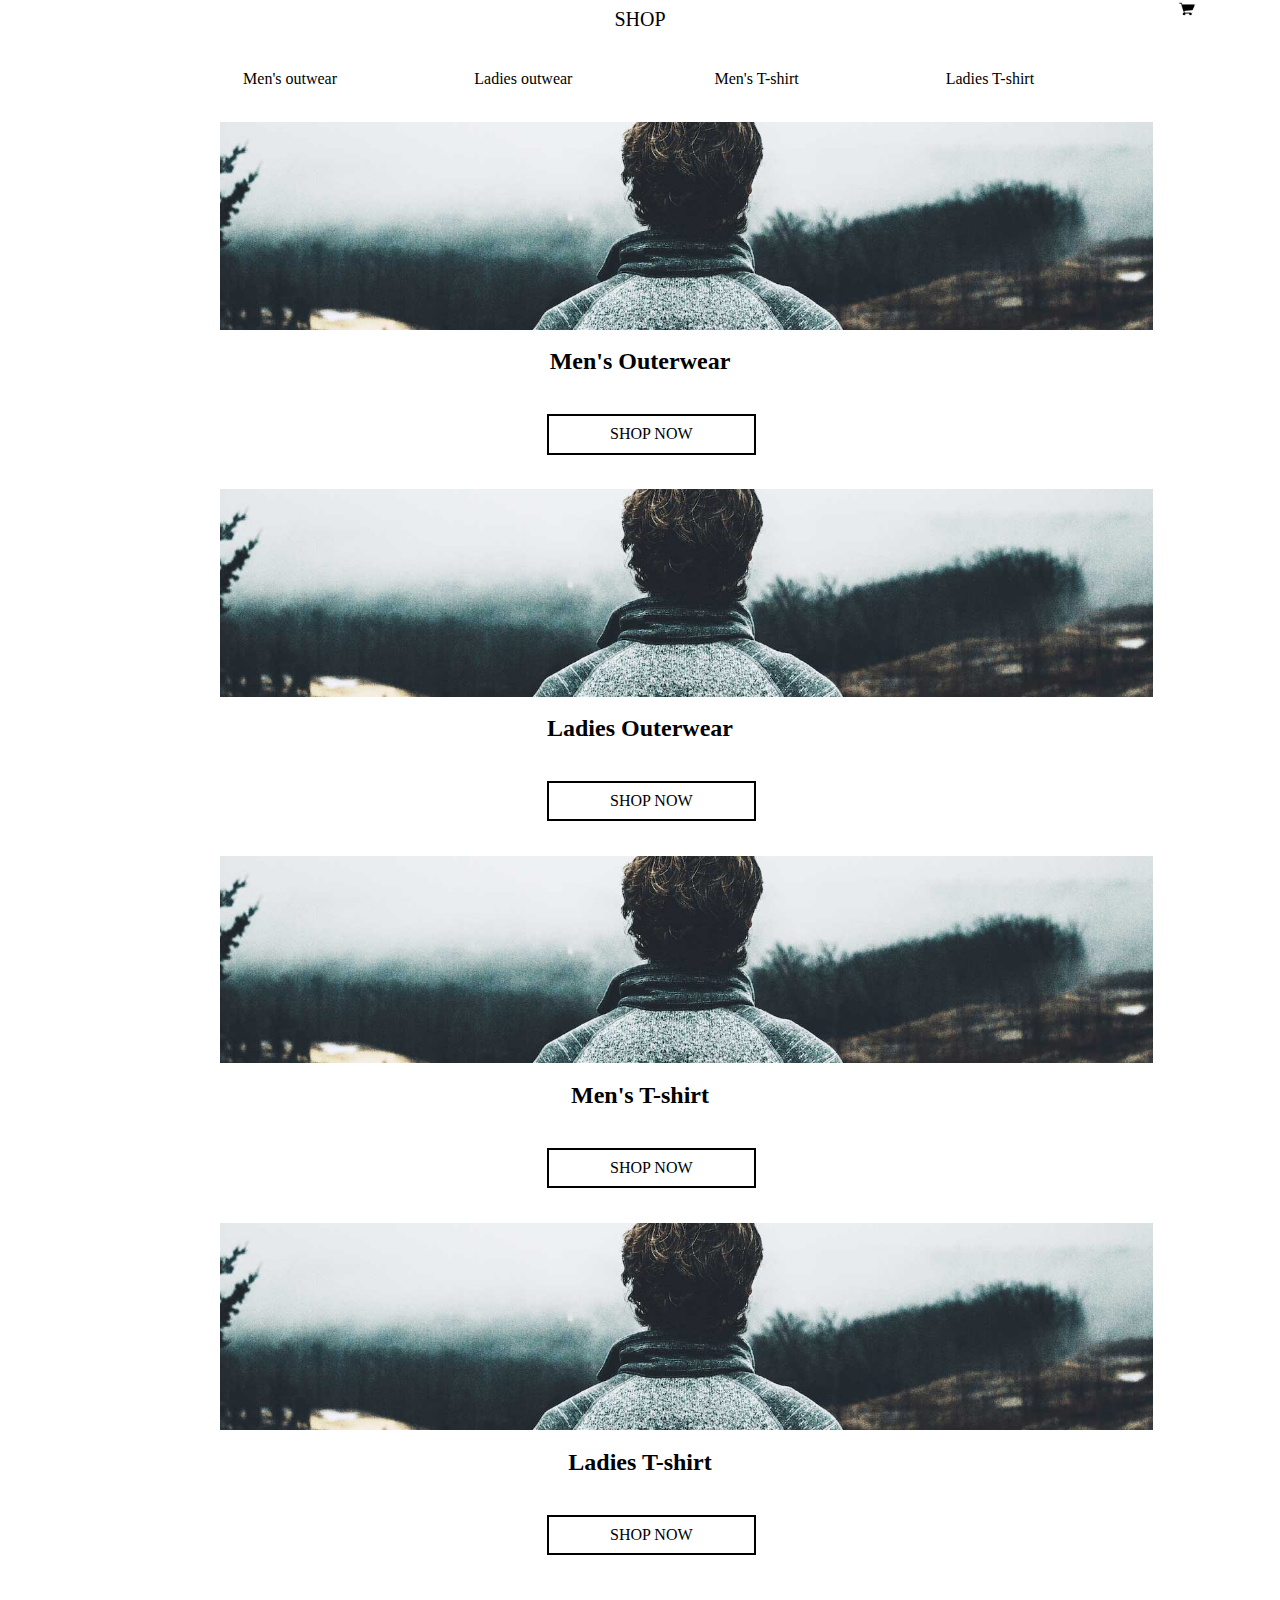
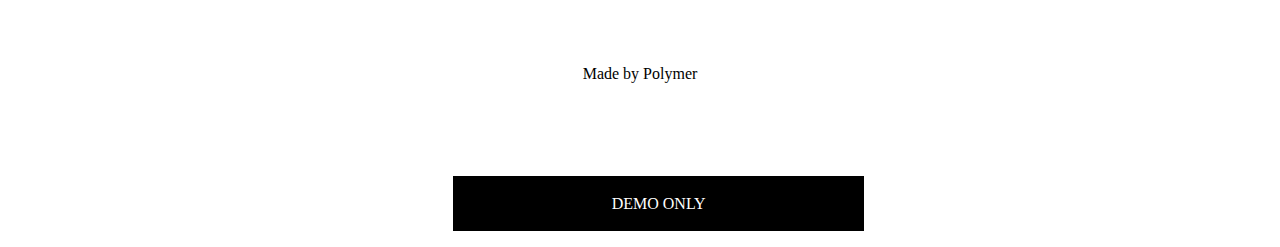
<file: index.html>
<!DOCTYPE html>
<html>
<link href="index-style.css" rel='stylesheet'>
<meta name="viewport" content="width=device-width, initial-scale=1.0">
<header id="top-header"><a href="index.html">SHOP</a></header>
<a href="cart.html"><img id="cart" src="cart.png"></a>
<ul class="nav">
	<li id="nav-link"><a href="Mens-outwear.html">Men's outwear</a></li>
	<li id="nav-link"><a href="Ladies-outwear.html">Ladies outwear</a></li>
	<li id="nav-link"><a href="Mens-tshirt.html">Men's T-shirt</a></li>
	<li id="nav-link"> <a href="Ladies-tshirt.html">Ladies T-shirt</a></li>
</ul>
<div class="items-container">
	<img id="mens-outwear-img" src="mens_outerwear.jpg">
	<h2 id="mens-outerwear-heading">Men's Outerwear</h2>
	<p class="shopnow-button"><a href="Mens-outwear.html">SHOP NOW</a></p>
	<img id="mens-outwear-img" src="mens_outerwear.jpg">
	<h2 id="mens-outerwear-heading">Ladies Outerwear</h2>
	<p class="shopnow-button"><a href="Ladies-outwear.html">SHOP NOW</a></p>
	<img id="mens-outwear-img" src="mens_outerwear.jpg">
	<h2 id="mens-outerwear-heading">Men's T-shirt</h2>
	<p class="shopnow-button"><a href="Mens-tshirt.html">SHOP NOW</a></p>
	<img id="mens-outwear-img" src="mens_outerwear.jpg">
	<h2 id="mens-outerwear-heading">Ladies T-shirt</h2>
	<p class="shopnow-button"><a href="Ladies-tshirt.html">SHOP NOW</a></p>
</div>
<footer>
	<p id="polymer">Made by Polymer</p>
	<p id="demo">DEMO ONLY</p>
</footer>
</html>
</file>
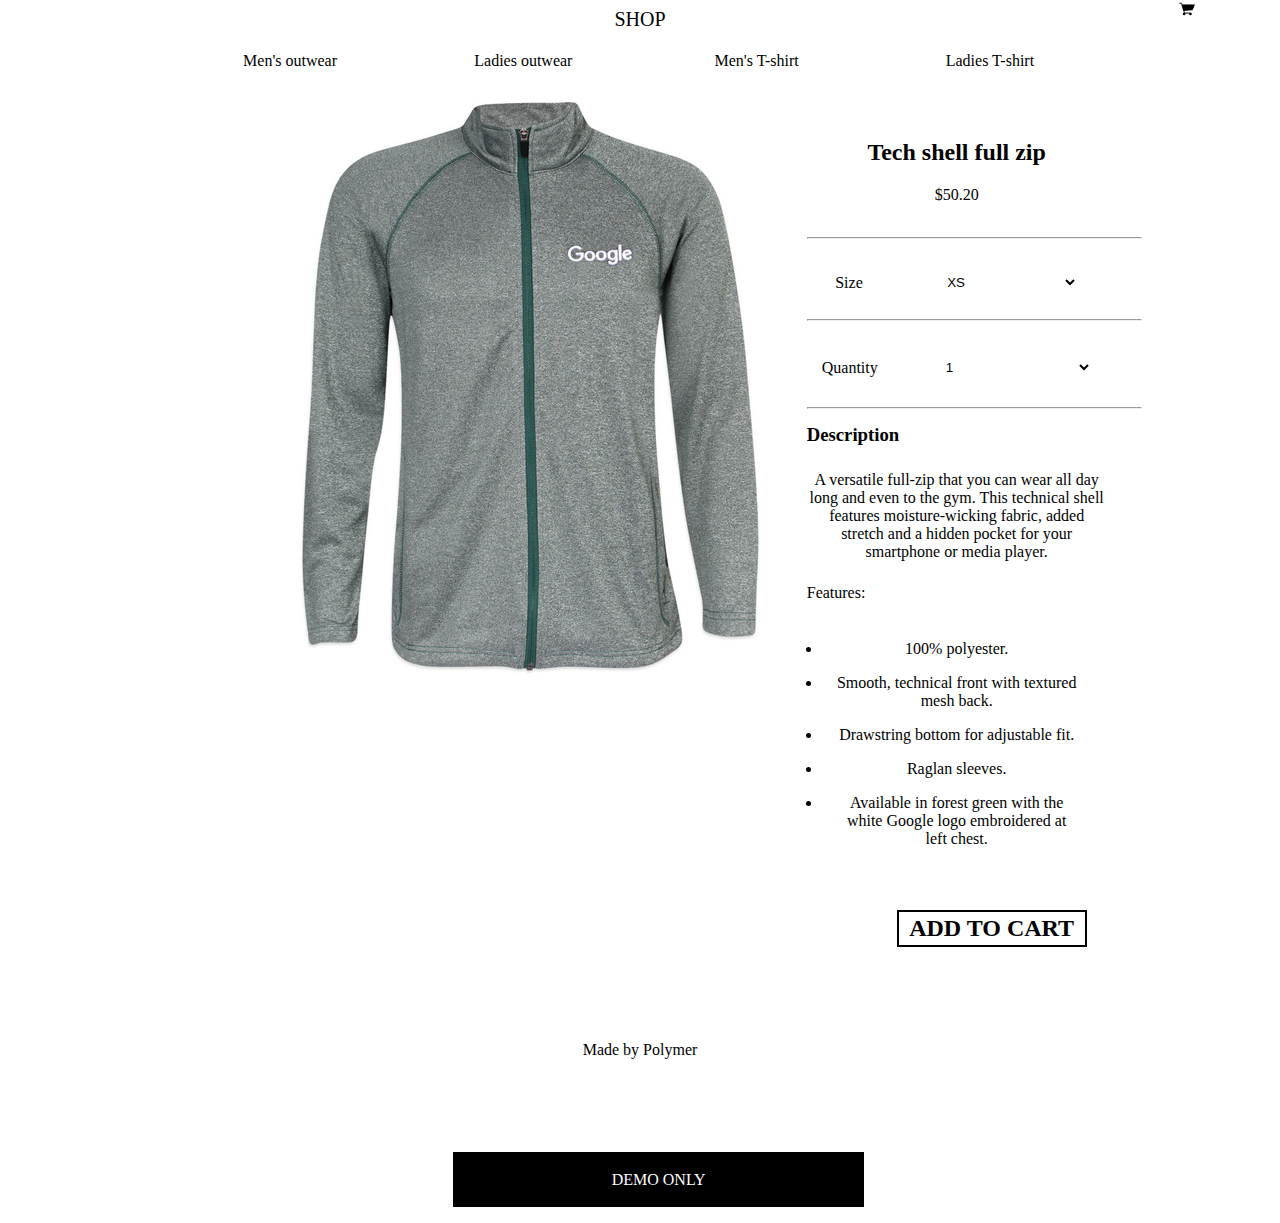
<file: add-to-cart.html>
<!DOCTYPE html>
<html>
<link href="index-style.css" rel='stylesheet'>
<link href="add-to-cart.css" rel='stylesheet'>
<meta name="viewport" content="width=device-width, initial-scale=1.0">
<header id="top-header"><a href="index.html">SHOP</a></header>
<img id="cart" src="cart.png">
<ul class="nav">
  <li id="nav-link"><a href="Mens-outwear.html">Men's outwear</a></li>
  <li id="nav-link"><a href="Ladies-outwear.html">Ladies outwear</a></li>
  <li id="nav-link"><a href="Mens-tshirt.html">Men's T-shirt</a></li>
  <li id="nav-link"> <a href="Ladies-tshirt.html">Ladies T-shirt</a></li>
</ul>
<div class="layout-container">
  <div class="image-container">
    <img id="hood-add-to-cart" src="hood-add-to-cart.jpg">
  </div>
  <div class="menu-container">
    <h2 id="item-name">Tech shell  full zip</h2>
    <p>$50.20</p>
    <hr>
    <center>
      <form>
        <a id="size">Size</a>
        <select class="drop-down">
    <option id="value" value="xs">XS</option>
    <option id="value" value="s">S</option>
    <option id="value" value="m">M</option>
    <option id="value" value="l">L</option>
    <option id="value" value="xl">XL</option>
  </select>
      </form>
    </center>
    <hr>
    <form>
      <a id="size">Quantity</a>
      <select class="drop-down">
    <option id="value" value="1">1</option>
    <option id="value" value="2">2</option>
    <option id="value" value="3">3</option>
    <option id="value" value="4">4</option>
    <option id="value" value="5">5</option>
  </select>
    </form>
    </center>
    <hr>
    <h3 id="desc">Description</h3>
    <p id="item-desc">A versatile full-zip that you can wear all day long and even to the gym. This technical shell features moisture-wicking fabric, added stretch and a hidden pocket for your smartphone or media player.<br></p>
    <p id="item-desc">Features:</p>
    <ul id="item-desc">
    <li><p>100% polyester.</p></li>
    <li><p>Smooth, technical front with textured mesh back.</p></li>
    <li><p>Drawstring bottom for adjustable fit.</p></li>
    <li><p>Raglan sleeves.</p></li>
    <li><p>Available in forest green with the white Google logo embroidered at left chest.</p></li>
</ul>
    <h2><a id="add-button" href="cart.html">ADD TO CART</a></h2>
  </div>
</div>
<footer>
	<p id="polymer">Made by Polymer</p>
	<p id="demo">DEMO ONLY</p>
</footer>
</html>
</file>
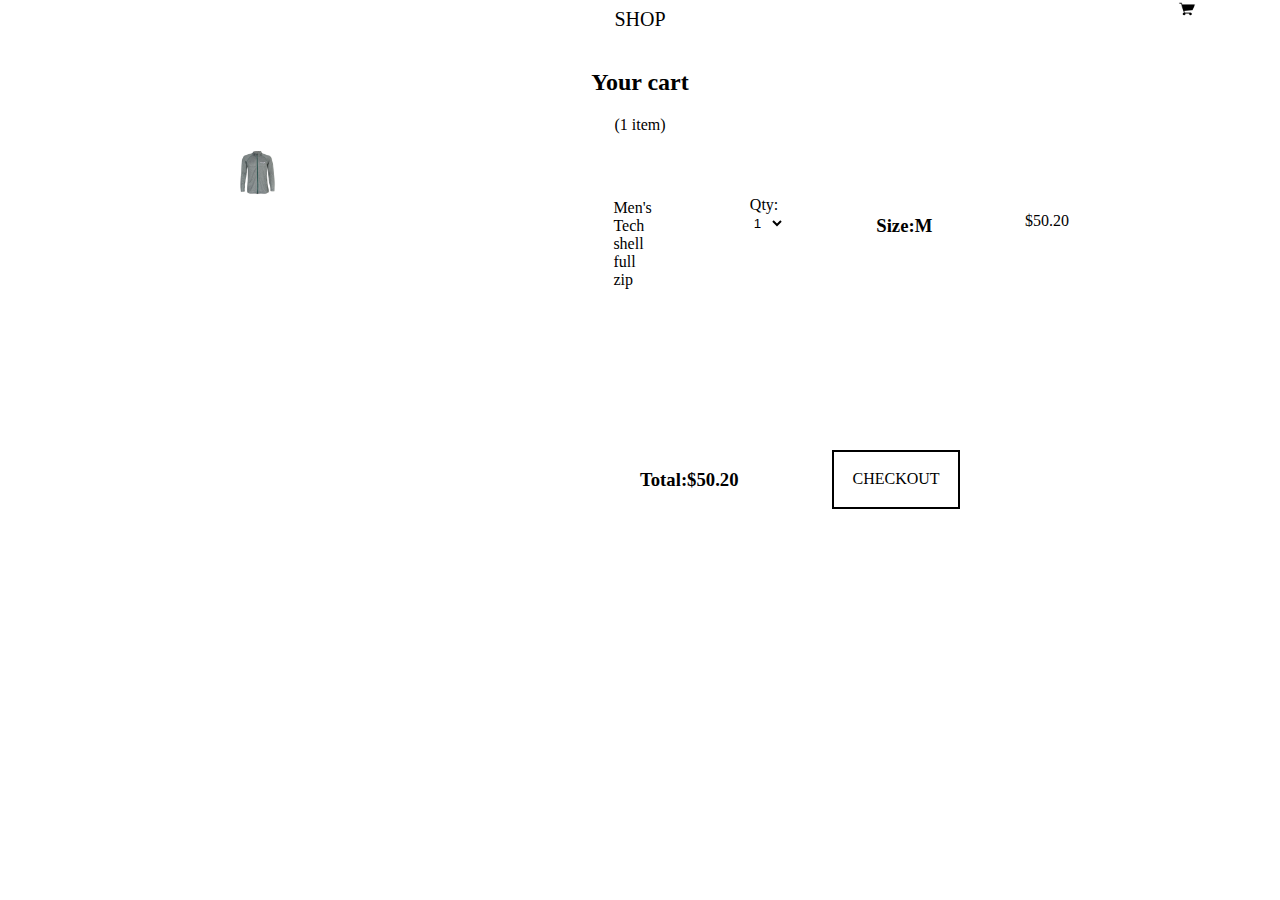
<file: cart.html>
<!DOCTYPE html>
<html>
<link href="index-style.css" rel='stylesheet'>
<link href="cart-style.css" rel='stylesheet'>
<meta name="viewport" content="width=device-width, initial-scale=1.0">
<header id="top-header"><a href="index.html">SHOP</a></header>
<a href="cart.html"><img id="cart" src="cart.png"></a>
<h2 id="your-cart">Your cart</h2>
<p id="your-cart">(1 item)</p>
<div class="cart-container">
  <div class="cart-image-container">
<img id="hood-in-cart" src="hood.jpg">
</div>
<div class="item-name-conatiner">
<p id="item-name">Men's Tech shell full zip</p>
</div>
<div class="cart-details-container">
  <center>
  <form id="qty-form">
    <a id="qty">Qty:</a>
    <select class="qty-drop-down">
<option id="value-qty" value="1">1</option>
<option id="value-qty" value="2">2</option>
<option id="value-qty" value="3">3</option>
<option id="value-qty" value="4">4</option>
<option id="value-qty" value="5">5</option>
<option id="value-qty" value="6">6</option>
<option id="value-qty" value="7">7</option>
<option id="value-qty" value="8">8</option>
<option id="value-qty" value="9">9</option>
<option id="value-qty" value="10">10</option>
<option id="value-qty" value="11">11</option>
<option id="value-qty" value="12">12</option>
</select>
  </form>
</center>
</div>
<div class="item-size-header">
  <h3 id="size-header">Size:M</h3>
</div>
<div class="item-price-container">
  <p id="price-in-cart">$50.20</p>
</div>
</div>
<div class="checkout-container">
  <h3 id="total-price">Total:$50.20</h3>
  <a  id="checkout" href="checkout.html">CHECKOUT</a>
</div>
</html>
</file>
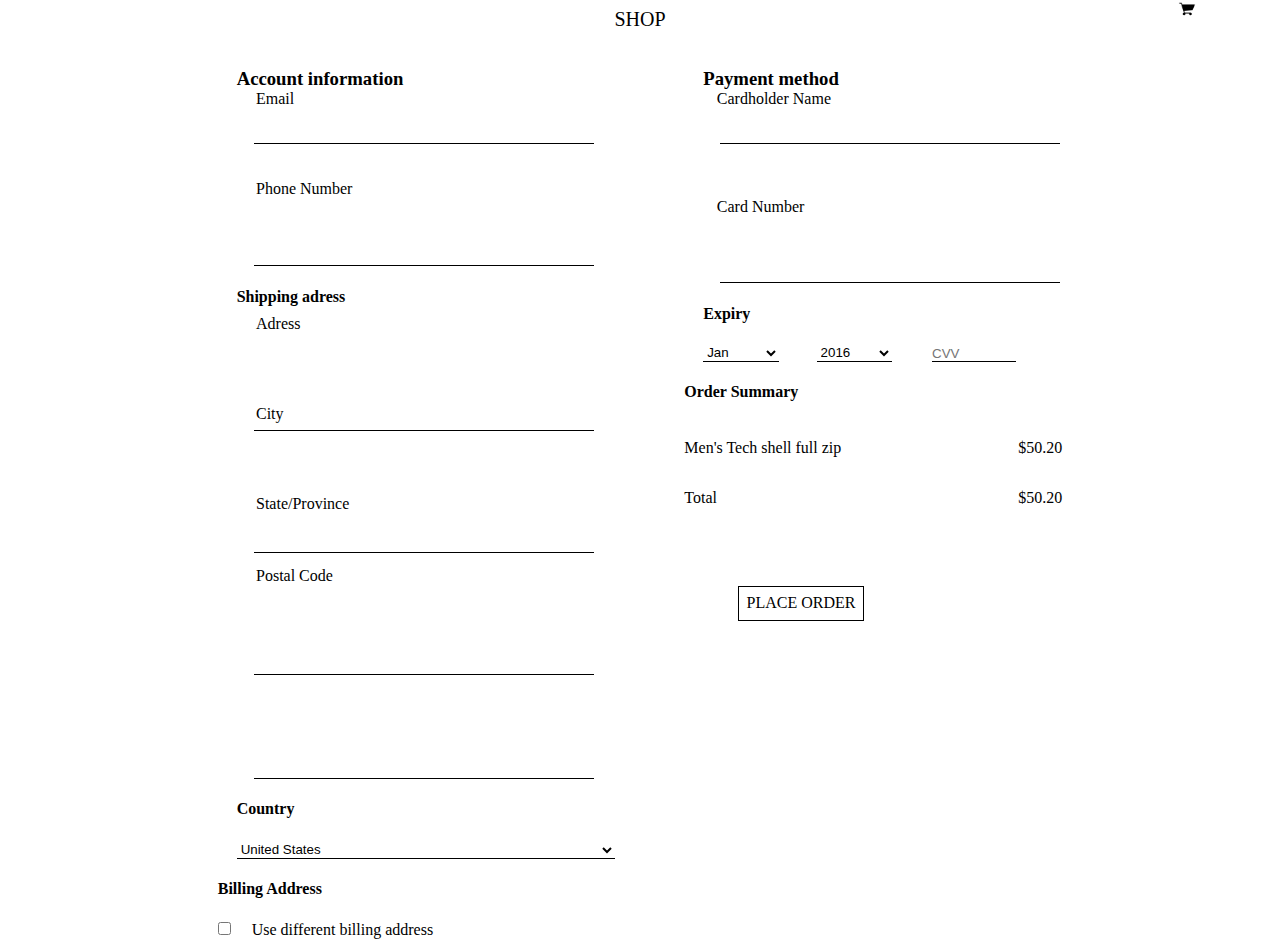
<file: checkout.html>
<!DOCTYPE html>
<html>
<link href="index-style.css" rel='stylesheet'>
<link href="checkout-style.css" rel='stylesheet'>
<meta name="viewport" content="width=device-width, initial-scale=1.0">
<header id="top-header"><a href="index.html">SHOP</a></header>
<a href="cart.html"><img id="cart" src="cart.png"></a>
<div class="checkout-main-container">
  <div class="account-info-container">
    <form>
      <h3>Account information</h3>
      <div>
      <input  id="email" type="text" required/>
      <span id="floating-label">Email</span>
    </div>
      <br>
      <div>
      <input  id="phone-number" type="text" required/>
      <span id="phone-number-floating-label">Phone Number</span>
    </div>
      <h4>Shipping adress</h4>
      <div>
      <input id="adress" type="text" required/>
      <span id="adress-floating-label">Adress</span>
    </div>
      <br>
      <div>
      <input id="city" type="text" required/>
      <span id="city-floating-label">City</span>
    </div>
      <br>
      <div>
      <input id="state" type="text" required/>
      <span id="state-floating-label">State/Province</span>
    </div>
    <div>
      <input id="postal-code" type="text" required/>
      <span id="postal-code-floating-label">Postal Code</span>
    </div>
      <h4>Country</h4>
        <form>
          <select class="drop-down-country">
      <option id="value-country" value="unitedstates">United States</option>
      <option id="value-country" value="canada">Canada</option>
    </select>
  </form>
    </form>
    <h4>Billing Address</h4>
    <input type="checkbox" name="billing-address" value="male">Use different billing address<br>
  </div>
  <div class="payment-method-container">
    <form>
      <h3>Payment method</h3>
      <div>
      <input id="card-holder" type="text" required/>
      <span id="card-holder-floating-label">Cardholder Name</span>
    </div>
      <br>
      <div>
      <input id="card-number" type="text" required/>
      <span id="card-number-floating-label">Card Number</span>
</div>
      <h4>Expiry</h4>
        <form>
          <select class="drop-down-month">
      <option id="value-month" value="jan">Jan</option>
      <option id="value-month" value="feb">Feb</option>
      <option id="value-month" value="mar">Mar</option>
      <option id="value-month" value="apr">Apr</option>
      <option id="value-month" value="may">May</option>
      <option id="value-month" value="jun">Jun</option>
      <option id="value-month" value="jul">Jul</option>
      <option id="value-month" value="aug">Aug</option>
      <option id="value-month" value="sep">Sep</option>
      <option id="value-month" value="oct">Oct</option>
      <option id="value-month" value="nov">Nov</option>
      <option id="value-month" value="dec">Dec</option>
    </select>
        </form>
          <form>
            <select class="drop-down-year">
        <option id="value-year" value="2016">2016</option>
        <option id="value-year" value="2017">2017</option>
        <option id="value-year" value="2018">2018</option>
        <option id="value-year" value="2019">2019</option>
        <option id="value-year" value="2020">2020</option>
        <option id="value-year" value="2021">2021</option>
        <option id="value-year" value="2022">2022</option>
        <option id="value-year" value="2023">2023</option>
        <option id="value-year" value="2024">2024</option>
        <option id="value-year" value="2025">2025</option>
        <option id="value-year" value="2026">2026</option>
      </select>
          </form>
          <input id="cvv" type="number" name="cvv" placeholder="CVV">
    </form>
    <h4>Order Summary</h4>
    <p id="full-zip">Men's Tech shell full zip </p>
    <p id="price">$50.20</p>
    <p id="total">Total</p>
    <p id="total-50">$50.20</p>
    <p><a id="place-oder-button" href="#">PLACE ORDER</a></p>
  </div>
</div>
</html>
</file>
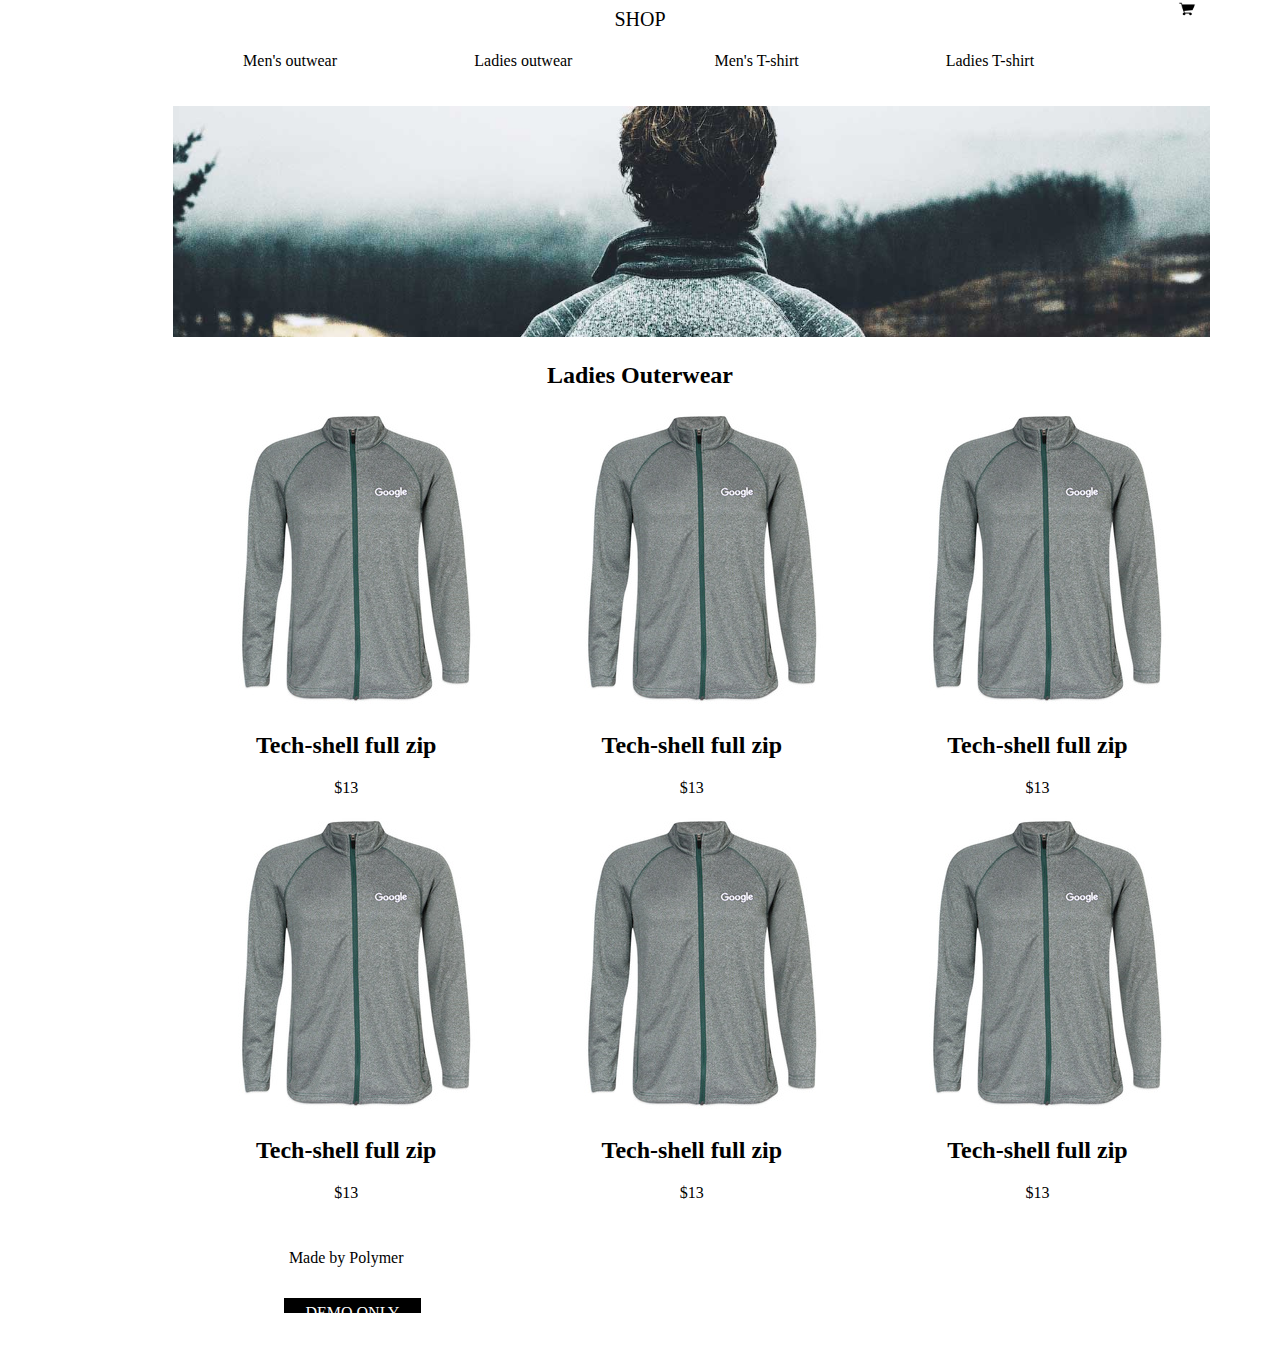
<file: Ladies-outwear.html>
<!DOCTYPE html>
<html>
<link href="index-style.css" rel='stylesheet'>
<link href="hood-style.css" rel='stylesheet'>
<meta name="viewport" content="width=device-width, initial-scale=1.0">
<header id="top-header"><a href="index.html">SHOP</a></header>
<img id="cart" src="cart.png">
<ul class="nav">
	<li id="nav-link"><a href="Mens-outwear.html">Men's outwear</a></li>
	<li id="nav-link"><a href="Ladies-outwear.html">Ladies outwear</a></li>
	<li id="nav-link"><a href="Mens-tshirt.html">Men's T-shirt</a></li>
	<li id="nav-link"> <a href="Ladies-tshirt.html">Ladies T-shirt</a></li>
</ul>
<img id="mens-outwear-img" src="mens_outerwear.jpg">
<h2 id="mens-outerwear-heading">Ladies Outerwear</h2>
<div class="hood-container">
	<div class="hood">
<img id="hood-image" src="hood.jpg" >
<h2 id="hood-header"><a href="add-to-cart.html">Tech-shell full zip</a></h2>
<p id="price">$13</p>
</div>
<div class="hood">
<img id="hood-image" src="hood.jpg" >
<h2 id="hood-header"><a href="add-to-cart.html">Tech-shell full zip</a></h2>
<p id="price">$13</p>
</div>
<div class="hood">
<img id="hood-image" src="hood.jpg" >
<h2 id="hood-header"><a href="add-to-cart.html">Tech-shell full zip</a></h2>
<p id="price">$13</p>
</div>
<div class="hood">
<img id="hood-image" src="hood.jpg" >
<h2 id="hood-header"><a href="add-to-cart.html">Tech-shell full zip</a></h2>
<p id="price">$13</p>
</div>
<div class="hood">
<img id="hood-image" src="hood.jpg" >
<h2 id="hood-header"><a href="add-to-cart.html">Tech-shell full zip</a></h2>
<p id="price">$13</p>
</div>
<div class="hood">
<img id="hood-image" src="hood.jpg" >
<h2 id="hood-header"><a href="add-to-cart.html">Tech-shell full zip</a></h2>
<p id="price">$13</p>
</div>
<footer>
	<p id="polymer">Made by Polymer</p>
	<p id="demo">DEMO ONLY</p>
</footer>
</html>
</file>
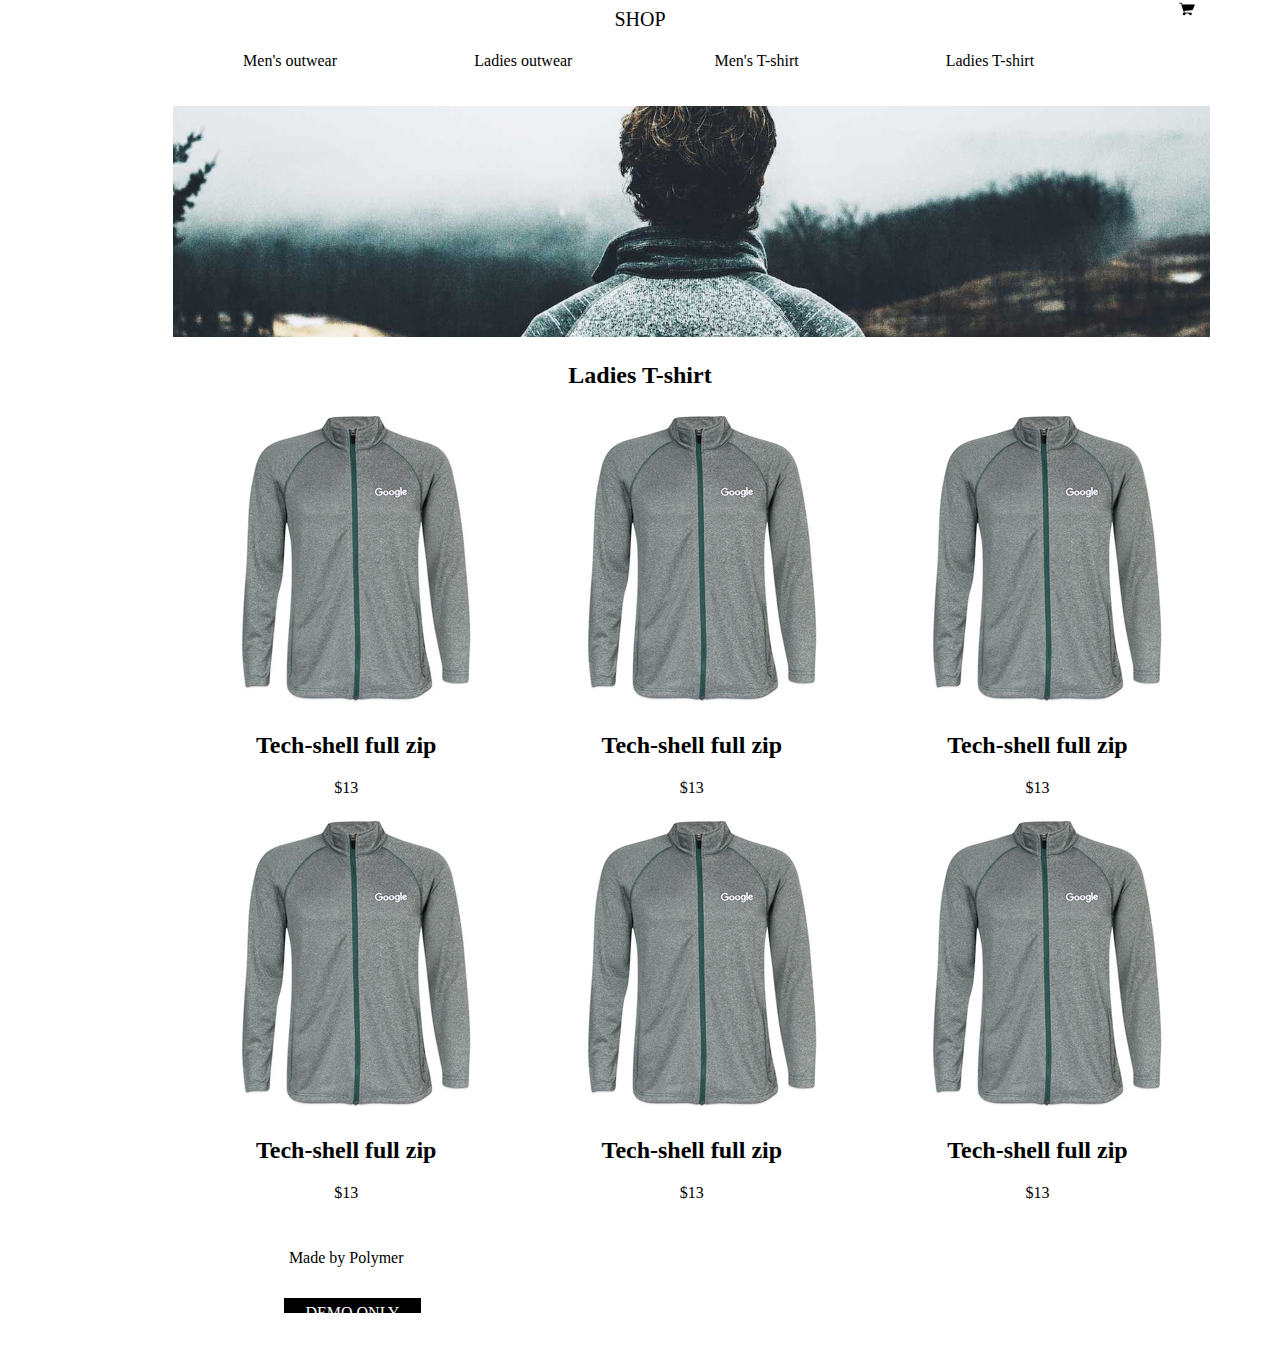
<file: Ladies-tshirt.html>
<!DOCTYPE html>
<html>
<link href="index-style.css" rel='stylesheet'>
<link href="hood-style.css" rel='stylesheet'>
<meta name="viewport" content="width=device-width, initial-scale=1.0">
<header id="top-header"><a href="index.html">SHOP</a></header>
<img id="cart" src="cart.png">
<ul class="nav">
	<li id="nav-link"><a href="Mens-outwear.html">Men's outwear</a></li>
	<li id="nav-link"><a href="Ladies-outwear.html">Ladies outwear</a></li>
	<li id="nav-link"><a href="Mens-tshirt.html">Men's T-shirt</a></li>
	<li id="nav-link"> <a href="Ladies-tshirt.html">Ladies T-shirt</a></li>
</ul>
<img id="mens-outwear-img" src="mens_outerwear.jpg">
<h2 id="mens-outerwear-heading">Ladies T-shirt</h2>
<div class="hood-container">
	<div class="hood">
<img id="hood-image" src="hood.jpg" >
<h2 id="hood-header"><a href="add-to-cart.html">Tech-shell full zip</a></h2>
<p id="price">$13</p>
</div>
<div class="hood">
<img id="hood-image" src="hood.jpg" >
<h2 id="hood-header"><a href="add-to-cart.html">Tech-shell full zip</a></h2>
<p id="price">$13</p>
</div>
<div class="hood">
<img id="hood-image" src="hood.jpg" >
<h2 id="hood-header"><a href="add-to-cart.html">Tech-shell full zip</a></h2>
<p id="price">$13</p>
</div>
<div class="hood">
<img id="hood-image" src="hood.jpg" >
<h2 id="hood-header"><a href="add-to-cart.html">Tech-shell full zip</a></h2>
<p id="price">$13</p>
</div>
<div class="hood">
<img id="hood-image" src="hood.jpg" >
<h2 id="hood-header"><a href="add-to-cart.html">Tech-shell full zip</a></h2>
<p id="price">$13</p>
</div>
<div class="hood">
<img id="hood-image" src="hood.jpg" >
<h2 id="hood-header"><a href="add-to-cart.html">Tech-shell full zip</a></h2>
<p id="price">$13</p>
</div>
<footer>
	<p id="polymer">Made by Polymer</p>
	<p id="demo">DEMO ONLY</p>
</footer>
</html>
</file>
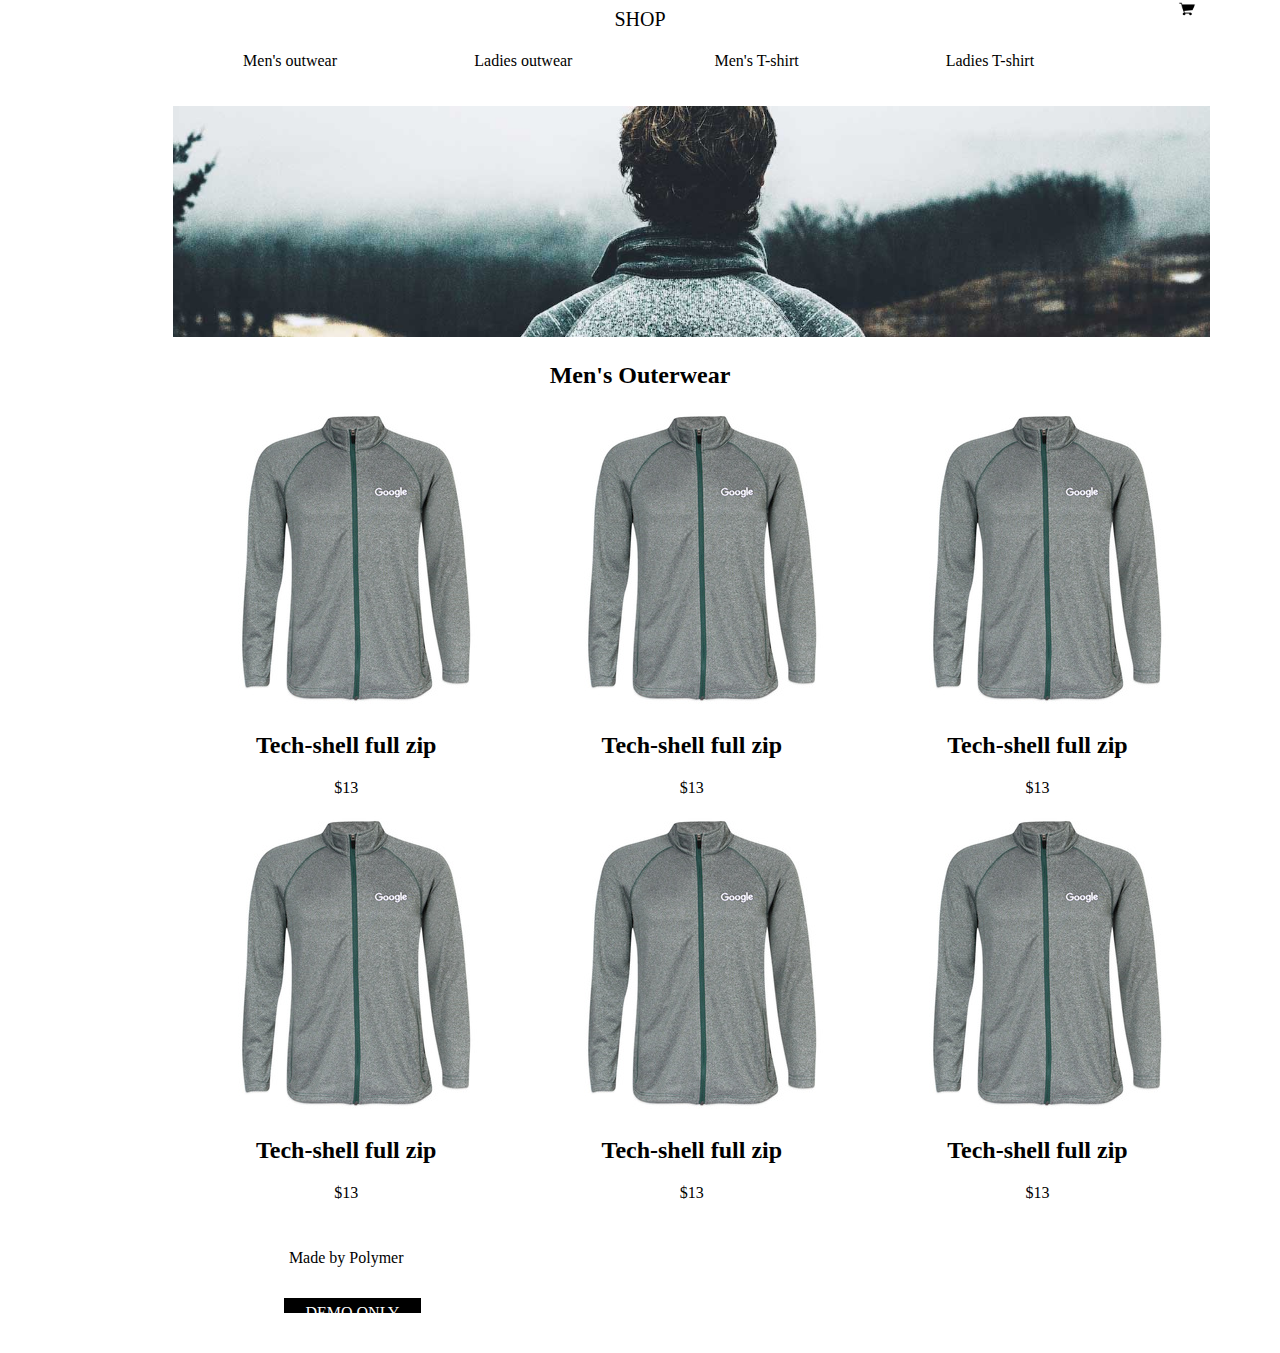
<file: Mens-outwear.html>
<!DOCTYPE html>
<html>
<link href="index-style.css" rel='stylesheet'>
<link href="hood-style.css" rel='stylesheet'>
<meta name="viewport" content="width=device-width, initial-scale=1.0">
<header id="top-header"><a href="index.html">SHOP</a></header>
<img id="cart" src="cart.png">
<ul class="nav">
	<li id="nav-link"><a href="Mens-outwear.html">Men's outwear</a></li>
	<li id="nav-link"><a href="Ladies-outwear.html">Ladies outwear</a></li>
	<li id="nav-link"><a href="Mens-tshirt.html">Men's T-shirt</a></li>
	<li id="nav-link"> <a href="Ladies-tshirt.html">Ladies T-shirt</a></li>
</ul>
<img id="mens-outwear-img" src="mens_outerwear.jpg">
<h2 id="mens-outerwear-heading">Men's Outerwear</h2>
<div class="hood-container">
	<div class="hood">
<img id="hood-image" src="hood.jpg" >
<h2 id="hood-header"><a href="add-to-cart.html">Tech-shell full zip</a></h2>
<p id="price">$13</p>
</div>
<div class="hood">
<img id="hood-image" src="hood.jpg" >
<h2 id="hood-header"><a href="add-to-cart.html">Tech-shell full zip</a></h2>
<p id="price">$13</p>
</div>
<div class="hood">
<img id="hood-image" src="hood.jpg" >
<h2 id="hood-header"><a href="add-to-cart.html">Tech-shell full zip</a></h2>
<p id="price">$13</p>
</div>
<div class="hood">
<img id="hood-image" src="hood.jpg" >
<h2 id="hood-header"><a href="add-to-cart.html">Tech-shell full zip</a></h2>
<p id="price">$13</p>
</div>
<div class="hood">
<img id="hood-image" src="hood.jpg" >
<h2 id="hood-header"><a href="add-to-cart.html">Tech-shell full zip</a></h2>
<p id="price">$13</p>
</div>
<div class="hood">
<img id="hood-image" src="hood.jpg" >
<h2 id="hood-header"><a href="add-to-cart.html">Tech-shell full zip</a></h2>
<p id="price">$13</p>
</div>
<footer>
	<p id="polymer">Made by Polymer</p>
	<p id="demo">DEMO ONLY</p>
</footer>
</html>
</file>
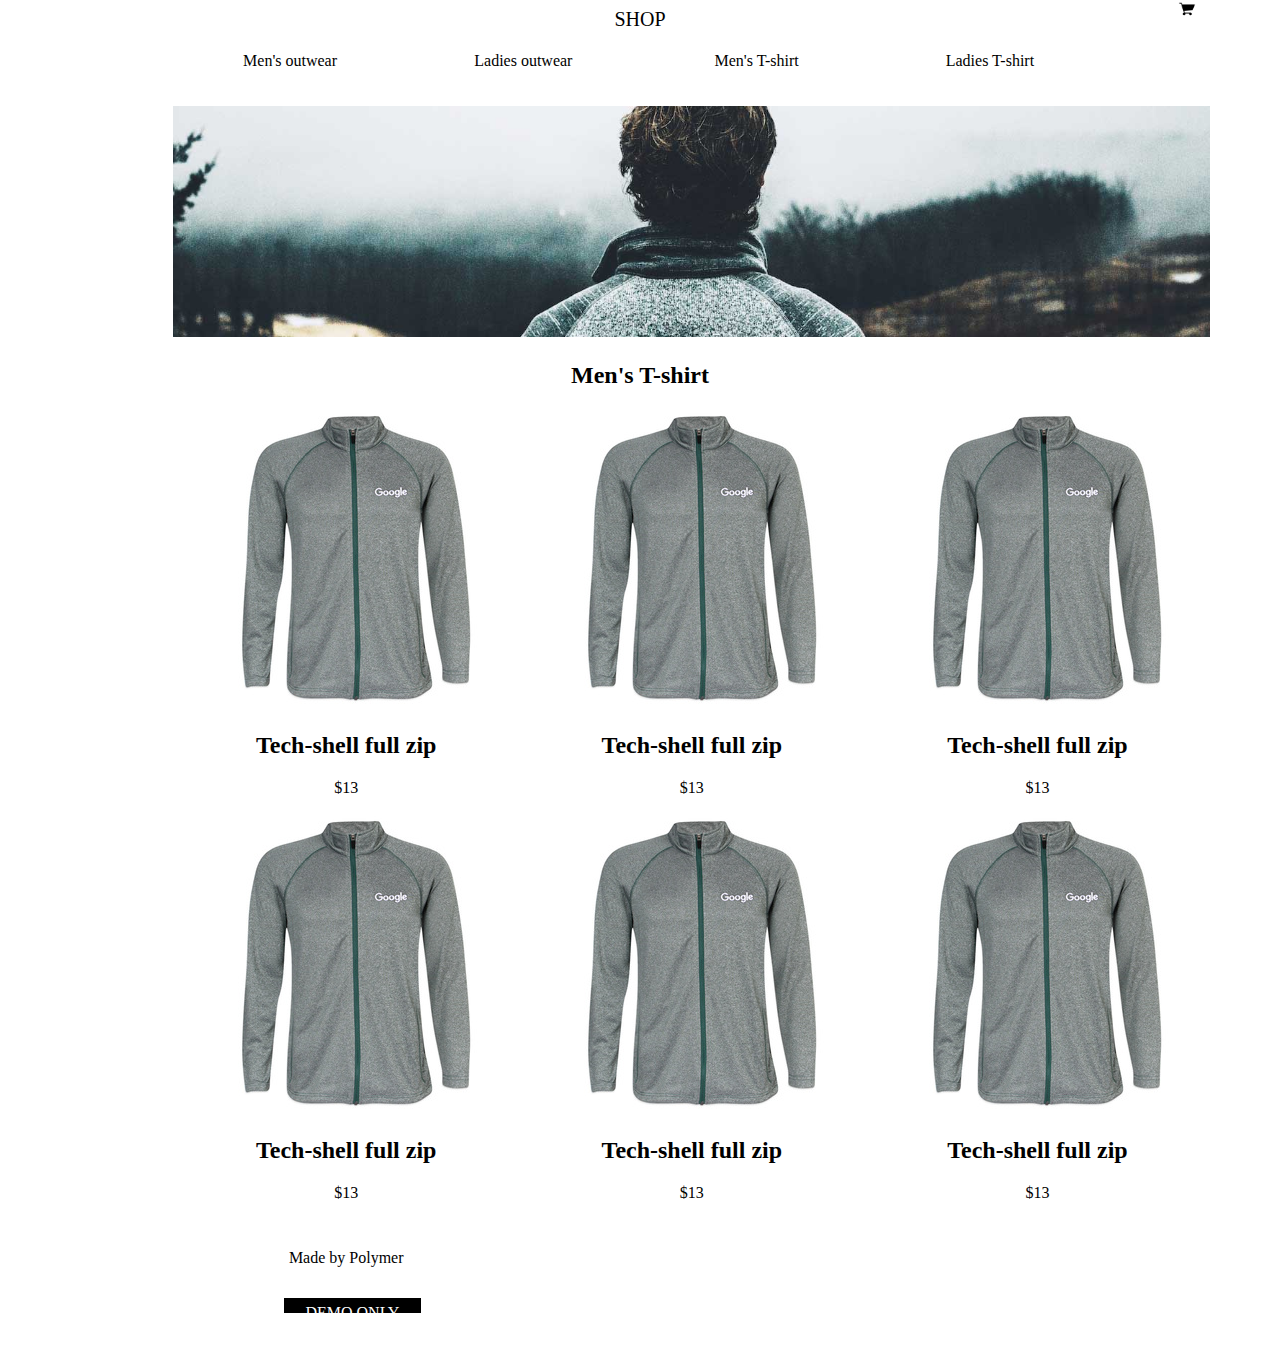
<file: Mens-tshirt.html>
<!DOCTYPE html>
<html>
<link href="index-style.css" rel='stylesheet'>
<link href="hood-style.css" rel='stylesheet'>
<meta name="viewport" content="width=device-width, initial-scale=1.0">
<header id="top-header"><a href="index.html">SHOP</a></header>
<img id="cart" src="cart.png">
<ul class="nav">
	<li id="nav-link"><a href="Mens-outwear.html">Men's outwear</a></li>
	<li id="nav-link"><a href="Ladies-outwear.html">Ladies outwear</a></li>
	<li id="nav-link"><a href="Mens-tshirt.html">Men's T-shirt</a></li>
	<li id="nav-link"> <a href="Ladies-tshirt.html">Ladies T-shirt</a></li>
</ul>
<img id="mens-outwear-img" src="mens_outerwear.jpg">
<h2 id="mens-outerwear-heading">Men's T-shirt</h2>
<div class="hood-container">
	<div class="hood">
		<img id="hood-image" src="hood.jpg">
		<h2 id="hood-header"><a href="add-to-cart.html">Tech-shell full zip</a></h2>
		<p id="price">$13</p>
	</div>
	<div class="hood">
		<img id="hood-image" src="hood.jpg">
		<h2 id="hood-header"><a href="add-to-cart.html">Tech-shell full zip</a></h2>
		<p id="price">$13</p>
	</div>
	<div class="hood">
		<img id="hood-image" src="hood.jpg">
		<h2 id="hood-header"><a href="add-to-cart.html">Tech-shell full zip</a></h2>
		<p id="price">$13</p>
	</div>
	<div class="hood">
		<img id="hood-image" src="hood.jpg">
		<h2 id="hood-header"><a href="add-to-cart.html">Tech-shell full zip</a></h2>
		<p id="price">$13</p>
	</div>
	<div class="hood">
		<img id="hood-image" src="hood.jpg">
		<h2 id="hood-header"><a href="add-to-cart.html">Tech-shell full zip</a></h2>
		<p id="price">$13</p>
	</div>
	<div class="hood">
		<img id="hood-image" src="hood.jpg">
		<h2 id="hood-header"><a href="add-to-cart.html">Tech-shell full zip</a></h2>
		<p id="price">$13</p>
	</div>
	<footer>
		<p id="polymer">Made by Polymer</p>
		<p id="demo">DEMO ONLY</p>
	</footer>
</html>
</file>
<file: index-style.css>
* {
  margin-left: 5%;
  margin-right: 5%;
  padding: 0%;
}

#top-header {
  text-align: center;
  font-size: 20px;
}

.nav {
  display: grid;
  grid-template-columns: 1fr 1fr 1fr 1fr;
  text-align: center;
}

.nav-link {
  text-decoration: none;
  color: black;
}

a {
  text-decoration: none;
  color: black;
}

#nav-link {
  list-style-type: none;
  margin: 0%;
  padding: 0%;
  overflow: hidden;
  color: black;
  text-decoration: none;
  margin-top: 2%;
}

#cart {
  height: 2%;
  float: right;
  clear: right;
  position: absolute;
  top: 0%;
  left: 87%;
}

#mens-outwear-img {
  width: 100%;
  margin-top: 2%;
}

#mens-outerwear-heading {
  text-align: center;
  margin-top: 2%;
}

.shopnow-button {
  text-align: center;
  margin-top: 2%;
  border: 2px solid black;
  width: 20%;
  margin-left: 40%;
  padding: 1%;
}
.last-two-section{
  display: grid;
  grid-template-columns: 1fr 1fr;
}

.items-container{
  display: grid;
  grid-template-columns:
}

#polymer{
  text-align: center;
  margin-top: 10%;
}

#demo{
  text-align: center;
  background-color: black;
  color: white;
  width: 40%;
  margin-left: 30%;
  height: 2%;
  padding: 2%;
  margin-top: 10%;
}
</file>
<file: add-to-cart.css>
* {
  margin-left: 5%;
  margin-right: 5%;
  padding: 0%;
}

#hood-add-to-cart {
  float: left;
  clear: left;
}

.menu-container {
  float: right;
  margin-right: 30%;
  margin-top: 10%;
  text-align: center;
  height: auto;
  width: 100%;
}

hr {
  width: 100%;
  margin-top: 10%;
}

#size {
  float: left;
  clear: left;
  margin-top: 10%;
  margin-bottom: 10%;
}

select {
  float: right;
  margin-top: 10%;
  margin-bottom: 10%;
}

.drop-down {
  width: 50%;
  background-color: white;
  border-style: none;
}

#desc {
  float: left;
  margin-top: 2%;
}

.layout-container {
  display: grid;
  grid-template-columns: 1fr 2fr;
}

#item-desc {
  margin-top: 2%;
  float: left;
  clear: left;
}

#add-button {
  float: left;
  margin-top: 10%;
  margin-left: 30%;
  border: 2px solid black;
  width: 60%;
  text-align: center;
  padding: 1%;
}

@media screen and (max-width:650px) {
  .layout-container {
    display: grid;
    grid-template-columns: 1fr;
  }
}
</file>
<file: cart-style.css>
#your-cart{
  text-align: center;
}
#hood-in-cart{
  height: 15%;
  float: left;
  clear: left;
}
#item-name{
  margin-top: 7%;
  margin-left: 0%;
}
.cart-container{
  display: flex;
  flex-direction: row;
}
.cart-image-container{
  width: 100%;
}
.item-name-conatiner{
  width: 100%;
  margin-top: 5%;
}
#qty{
  float: left;
  clear: left;
}
.qty-drop-down{
  background-color: white;
  border-style: none;
}
.cart-details-container{
  width: 100%;
  margin-top: 5%;
}
.item-size-header{
  width: 100%;
  margin-top: 5%;
}
.item-price-container{
  width: 100%;
  margin-top: 5%;
}
#total-price{
  margin-left: 50%;
}
#checkout{
  border: 2px solid black;
  text-align: center;
  float: right;
  height: 3%;
  padding: 2%;
}
#total-price{
  float: left;
  clear: left;
}
.checkout-container{
  display: flex;
}
</file>
<file: checkout-style.css>
.checkout-main-container{
  display: grid;
  grid-template-columns: 1fr 1fr;
}
#place-oder-button{
  border: 1px solid black;
  padding: 2%;
  text-align: center;
  float: right;
  margin-top: 30%;
  margin-left: 0%;
  float: left;
}
/*#email{
  border-style: none;
  border-bottom: 1px solid black;
  width: 100%;
}*/
/*Floating label code*/
input:focus  ~ #floating-label,
input:not(:focus):valid  ~ #floating-label{
  top: 7%;
  bottom: 2%;
  left: 14%;
  font-size: 15px;
  opacity: 1;
}

#email {
  font-size: 14px;
  width: 100%;
  height: 35px;
  border-style: none;
  border-bottom: 1px solid #000;
}

#floating-label {
  position: absolute;
  pointer-events: none;
  left: 15%;
  top: 10%;
  transition: 0.2s ease all;
  height: 2%;
}

input:focus ~ #phone-number-floating-label,
input:not(:focus):valid ~ #phone-number-floating-label{
  top: 16%;
  bottom: 2%;
  left:15%;
  font-size: 15px;
  opacity: 1;
}

#phone-number {
  font-size: 14px;
  width: 100%;
  height: 35px;
  border-style: none;
  border-bottom: 1px solid #000;
  margin-top: 20%;
}

#phone-number-floating-label {
  position: absolute;
  pointer-events: none;
  left: 15%;
  top: 20%;
  transition: 0.2s ease all;
  height: 2%;
}

input:focus  ~ #adress-floating-label,
input:not(:focus):valid ~ #adress-floating-label{
  top: 32%;
  bottom: 2%;
  left:15%;
  font-size: 15px;
  opacity: 1;
}

#adress {
  font-size: 14px;
  width: 100%;
  height: 35px;
  border-style: none;
  border-bottom: 1px solid #000;
  margin-top: 20%;
}

#adress-floating-label {
  position: absolute;
  pointer-events: none;
  left: 15%;
  top: 35%;
  transition: 0.2s ease all;
  height: 2%;
}

input:focus  ~ #city-floating-label,
input:not(:focus):valid ~ #city-floating-label{
  top: 42%;
  bottom: 2%;
  left:15%;
  font-size: 15px;
  opacity: 1;
}

#city {
  font-size: 14px;
  width: 100%;
  height: 35px;
  border-style: none;
  border-bottom: 1px solid #000;
  margin-top: 20%;
}

#city-floating-label {
  position: absolute;
  pointer-events: none;
  left: 15%;
  top: 45%;
  transition: 0.2s ease all;
  height: 2%;
}

input:focus  ~ #state-floating-label,
input:not(:focus):valid ~ #state-floating-label{
  top: 52%;
  bottom: 2%;
  left:15%;
  font-size: 15px;
  opacity: 1;
}

#state {
  font-size: 14px;
  width: 100%;
  height: 35px;
  border-style: none;
  border-bottom: 1px solid #000;
  margin-top: 20%;
}

#state-floating-label {
  position: absolute;
  pointer-events: none;
  left: 15%;
  top: 55%;
  transition: 0.2s ease all;
  height: 2%;
}

input:focus  ~ #postal-code-floating-label,
input:not(:focus):valid ~ #postal-code-floating-label{
  top: 60%;
  bottom: 2%;
  left:15%;
  font-size: 15px;
  opacity: 1;
}

#postal-code {
  font-size: 14px;
  width: 100%;
  height: 35px;
  border-style: none;
  border-bottom: 1px solid #000;
  margin-top: 20%;
}

#postal-code-floating-label {
  position: absolute;
  pointer-events: none;
  left: 15%;
  top: 63%;
  transition: 0.2s ease all;
  height: 2%;
}

input:focus ~ #card-holder-floating-label,
input:not(:focus):valid ~ #card-holder-floating-label{
  top: 7%;
  bottom: 2%;
  left: 51%;
  font-size: 15px;
  opacity: 1;
  border-style: none;
  border-bottom-color: blue;
}

#card-holder {
  font-size: 14px;
  width: 100%;
  height: 35px;
  border-style: none;
  border-bottom: 1px solid #000;
}

#card-holder-floating-label {
  position: absolute;
  pointer-events: none;
  left: 51%;
  top: 10%;
  transition: 0.2s ease all;
  height: 2%;
}

input:focus ~ #card-number-floating-label,
input:not(:focus):valid ~ #card-number-floating-label{
  top: 18%;
  bottom: 2%;
  left: 51%;
  font-size: 15px;
  opacity: 1;
  border-style: none;
  border-bottom-color: blue;
}

#card-number {
  font-size: 14px;
  width: 100%;
  height: 35px;
  border-style: none;
  border-bottom: 1px solid #000;
}

#card-number-floating-label {
  position: absolute;
  pointer-events: none;
  left: 51%;
  top: 22%;
  transition: 0.2s ease all;
  height: 2%;
}
/*FLoating label code ends*/
.drop-down-country{
  border: none;
  background-color: white;
  border-bottom: 1px solid black;
  width: 100%;
}
#card-number{
  border: none;
  border-bottom: 1px solid black;
  margin-top: 25%;
  width: 100%;
}
.drop-down-month{
  border: none;
  background-color: white;
  border-bottom: 1px solid black;
  width: 20%;
  float: left;
  clear: left;
}
.drop-down-year{
  border: none;
  background-color: white;
  border-bottom: 1px solid black;
  width: 20%;
  float: left;
}
#cvv{
  border: none;
  background-color: white;
  border-bottom: 1px solid black;
  width: 20%;
}
#full-zip{
  float: left;
  clear: left;
}
#price{
  float: right;
  clear: right;
}
#total{
  float: left;
  clear: left;
}
#total-50{
  float: right;
  clear: right;
}

@media screen and (max-width:650px) {
  .checkout-main-container {
    display: grid;
    grid-template-columns: 1fr;
  }
}
</file>
<file: hood-style.css>
* {
  margin-left: 5%;
  margin-right: 5%;
  padding: 0%;
}

.hood-container{
  display: grid;
  grid-template-columns: 1fr 1fr 1fr;
  width: 100%;
  height: auto;
}
#price{
  text-align: center;
}
#hood-header{
  text-align: center;
}
#hood-image{
  justify-content: center;
}
.hood{
  text-align: center;
}
@media screen and (max-width: 1200px){
  .hood-container{
    display: grid;
    grid-template-columns: 1fr 1fr;
    width: 100%;
    height: auto;
  }
}
@media screen and (max-width: 800px){
  .hood-container{
    display: grid;
    grid-template-columns: 1fr;
    width: 100%;
    height: auto;
  }
}
</file>
